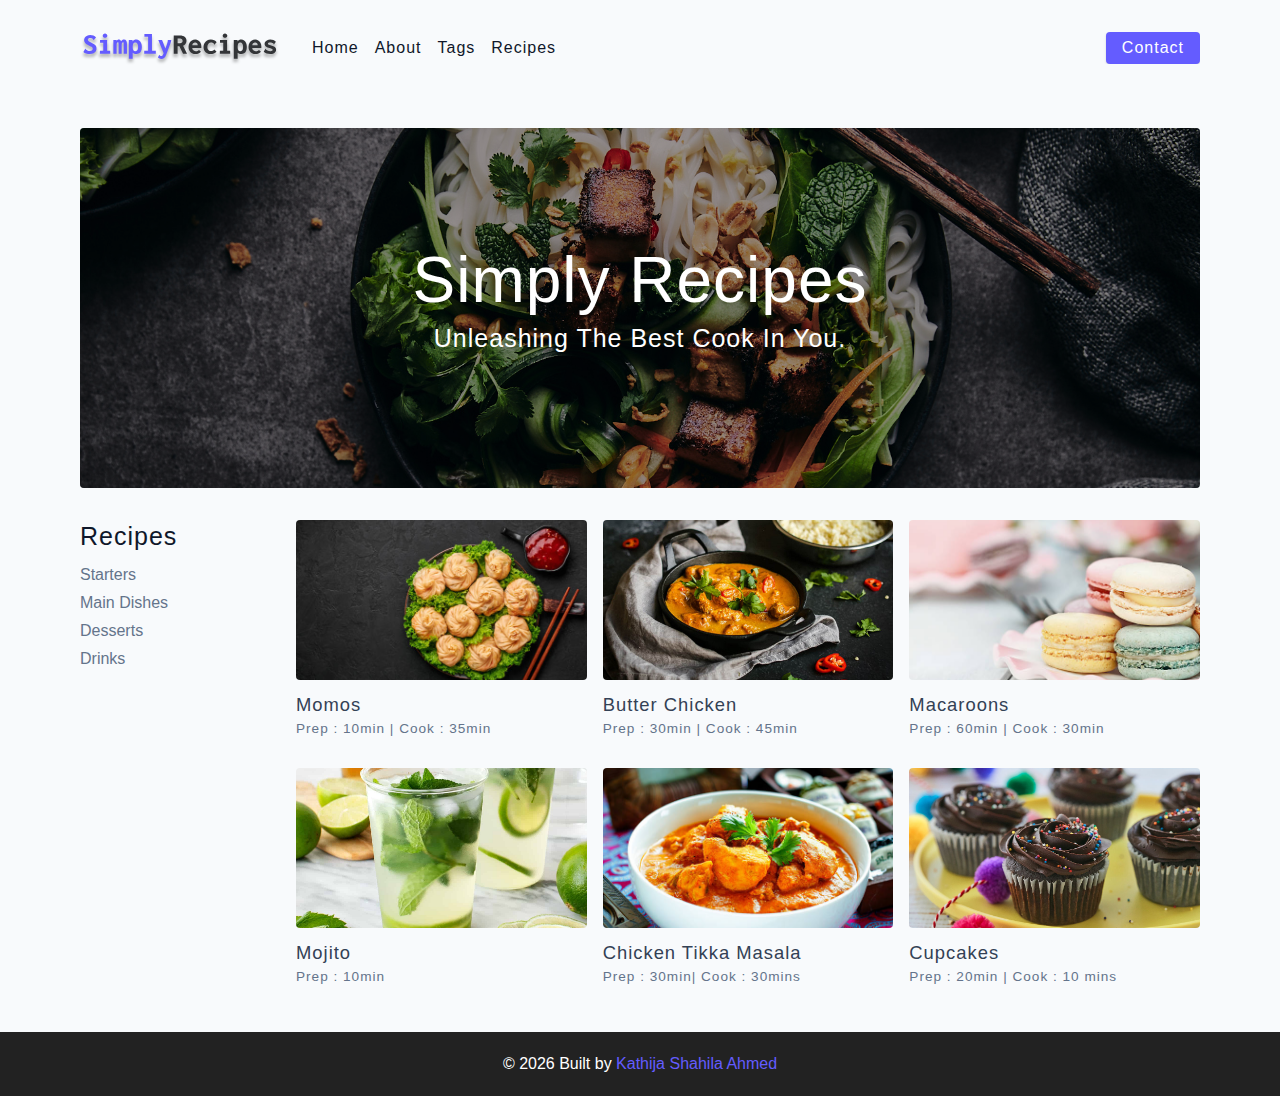
<file: Simple Recipes/Simple-Recipes/index.html>
<!DOCTYPE html>
<html lang="en">
  <head>
    <meta charset="UTF-8" />
    <meta http-equiv="X-UA-Compatible" content="IE=edge" />
    <meta name="viewport" content="width=device-width, initial-scale=1.0" />
    <title>Simply Recipes || Starter</title>
    <!-- favicon -->
    <link rel="shortcut icon" href="./assets/favicon.ico" type="image/x-icon" />
    <!-- normalize -->
    <link rel="stylesheet" href="./css/normalize.css" />
    <!-- font-awesome -->
    <link
      rel="stylesheet"
      href="https://cdnjs.cloudflare.com/ajax/libs/font-awesome/5.14.0/css/all.min.css"
    />
    <!-- main css -->
    <link rel="stylesheet" href="./css/main.css" />
  </head>
  <body>
   <!-- nav -->
   <nav class="navbar">
     <div class="nav-center">
       <!-- header -->
       <div class="nav-header">
         <a href="index.html" class="nav-logo">
           <img src="./assets/logo.svg" alt="simply receipes">
         </a>
         <button type ="button" class="btn nav-btn">
           <i class="fas fa-align-justify"></i>
         </button>
       </div>
       <!-- links -->
       <div class="nav-links show-links">
        <a href="index.html " class="nav-link">Home</a>
        <a href="about.html" class="nav-link">About</a>
        <a href="tags.html" class="nav-link">Tags</a>
        <a href="recipes.html" class="nav-link">Recipes</a>
         <div class="nav-link contact-link">
           <a href="contact.html" class="btn">Contact</a>
         </div> 
       </div>
     </div>
   </nav>
   <!-- end of nav -->
   <!-- main -->
   <main class="page">
     <!-- header -->
     <header class="hero">
      <div class="hero-container">
        <div class="hero-text">
          <h1>simply recipes</h1>
          <h4>Unleashing the best cook in you.</h4>
        </div>
      </div>
    </header>
    <!-- end of header -->
    <section class="recipes-container">
      <!-- tag container -->
      <div class="tags-container">
        <h4>recipes</h4>
        <div class="tags-list">
          <a href="tag-template.html">Starters</a>
          <a href="tag-template.html">Main Dishes</a>
          <a href="tag-template.html">Desserts</a>
          <a href="tag-template.html">Drinks</a>
        </div>
      </div>
      <!-- end of tag container -->
      <!-- recipes list -->
      <div class="recipes-list">
        <!-- single recipe -->
        <a href="single-recipe.html" class="recipe">
          <img
            src="./assets/recipes/recipe-1.jpeg"
            class="img recipe-img"
            alt=""
          />
          <h5>Momos</h5>
          <p>Prep : 10min | Cook : 35min</p>
        </a>
        <!-- end of single recipe -->
        <!-- single recipe -->
        <a href="single-recipe.html" class="recipe">
          <img
            src="./assets/recipes/recipe-2.jpeg"
            class="img recipe-img"
            alt=""
          />
          <h5>Butter Chicken</h5>
          <p>Prep : 30min | Cook : 45min</p>
        </a>
        <!-- end of single recipe -->
        <!-- single recipe -->
        <a href="single-recipe.html" class="recipe">
          <img
            src="./assets/recipes/recipe-3.jpeg"
            class="img recipe-img"
            alt=""
          />
          <h5>Macaroons</h5>
          <p>Prep : 60min | Cook : 30min</p>
        </a>
        <!-- end of single recipe -->
        <!-- single recipe -->
        <a href="single-recipe.html" class="recipe">
          <img
            src="./assets/recipes/recipe-4.jpeg"
            class="img recipe-img"
            alt=""
          />
          <h5>Mojito</h5>
          <p>Prep : 10min</p>
        </a>
        <!-- end of single recipe -->
        <!-- single recipe -->
        <a href="single-recipe.html" class="recipe">
          <img
            src="./assets/recipes/recipe-5.jpeg"
            class="img recipe-img"
            alt=""
          />
          <h5>Chicken Tikka Masala</h5>
          <p>Prep : 30min| Cook : 30mins</p>
        </a>
        <!-- end of single recipe -->
        <!-- single recipe -->
        <a href="single-recipe.html" class="recipe">
          <img
            src="./assets/recipes/recipe-6.jpeg"
            class="img recipe-img"
            alt=""
          />
          <h5>Cupcakes</h5>
          <p>Prep : 20min | Cook : 10 mins</p>
        </a>
        <!-- end of single recipe -->
      </div>
      <!-- end of recipes list -->
    </section>
  </main>
  <!-- end of main-->
  <!-- footer -->
  <footer class="page-footer">
    <p>
      &copy; <span id="date"></span>
      <span class="footer-logo"></span> Built by
      <a>Kathija Shahila Ahmed</a>
    </p>
  </footer>
   <script src="./js/app.js"></script>
  </body>
</html>
</file>
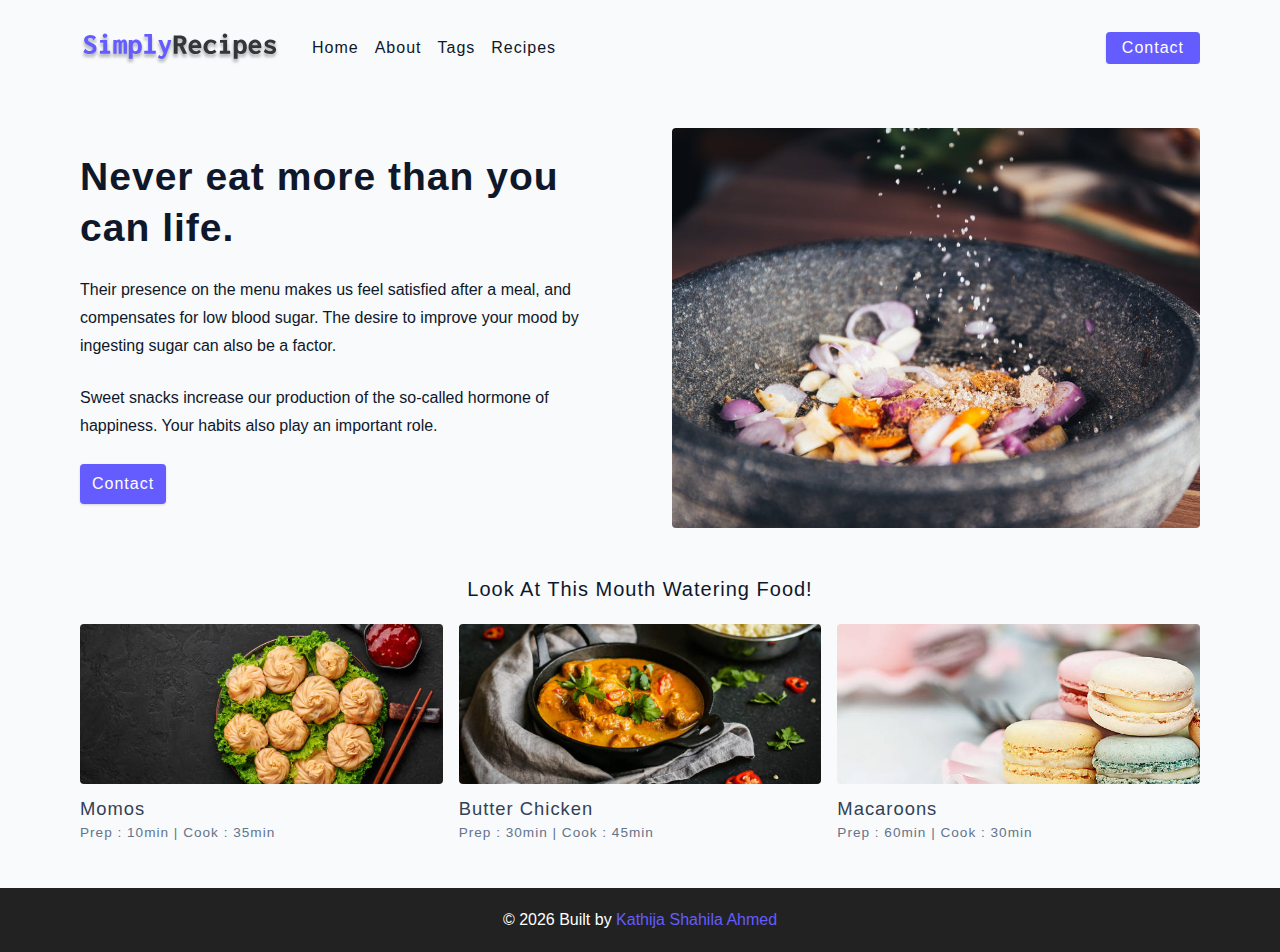
<file: Simple Recipes/Simple-Recipes/about.html>
<!DOCTYPE html>
<html lang="en">
  <head>
    <meta charset="UTF-8" />
    <meta http-equiv="X-UA-Compatible" content="IE=edge" />
    <meta name="viewport" content="width=device-width, initial-scale=1.0" />
    <title>About </title>
    <!-- favicon -->
    <link rel="shortcut icon" href="./assets/favicon.ico" type="image/x-icon" />
    <!-- normalize -->
    <link rel="stylesheet" href="./css/normalize.css" />
    <!-- font-awesome -->
    <link
      rel="stylesheet"
      href="https://cdnjs.cloudflare.com/ajax/libs/font-awesome/5.14.0/css/all.min.css"
    />
    <!-- main css -->
    <link rel="stylesheet" href="./css/main.css" />
  </head>
  <body>
    <!-- nav  -->
    <nav class="navbar">
      <div class="nav-center">
        <div class="nav-header">
          <a href="index.html" class="nav-logo">
            <img src="./assets/logo.svg" alt="simply recipes" />
          </a>
          <button class="nav-btn btn">
            <i class="fas fa-align-justify"></i>
          </button>
        </div>
        <div class="nav-links">
          <a href="index.html" class="nav-link"> home </a>
          <a href="about.html" class="nav-link"> about </a>
          <a href="tags.html" class="nav-link"> tags </a>
          <a href="recipes.html" class="nav-link"> recipes </a>

          <div class="nav-link contact-link">
            <a href="contact.html" class="btn"> contact </a>
          </div>
        </div>
      </div>
    </nav>
    <!-- end of nav -->
    <main class="page">
      <section class="about-page">
        <article>
          <h2>Never eat more than you can life.</h2>
          <p>
            Their presence on the menu makes us feel satisfied after a meal, and compensates for low blood sugar. The desire to improve your mood by ingesting sugar can also be a factor.</p>
          <p>
             Sweet snacks increase our production of the so-called hormone of happiness. Your habits also play an important role.
          </p>
          <a href="contact.html" class="btn"> contact </a>
        </article>
        <!-- needs fixes -->
        <img
          src="./assets/about.jpeg"
          alt="Person Pouring Salt in Bowl"
          class="img about-img"
        />
      </section>
      <section class="featured-recipes">
        <h5 class="featured-title">Look At This Mouth Watering Food!</h5>
        <div class="recipes-list">
          <!-- single recipe -->
          <a href="single-recipe.html" class="recipe">
            <img
              src="./assets/recipes/recipe-1.jpeg"
              class="img recipe-img"
              alt=""
            />
            <h5>Momos</h5>
            <p>Prep : 10min | Cook : 35min</p>
          </a>
          <!-- end of single recipe -->
          <!-- single recipe -->
          <a href="single-recipe.html" class="recipe">
            <img
              src="./assets/recipes/recipe-2.jpeg"
              class="img recipe-img"
              alt=""
            />
            <h5>Butter Chicken
            </h5>
            <p>Prep : 30min | Cook : 45min</p>
          </a>
          <!-- end of single recipe -->
          <!-- single recipe -->
          <a href="single-recipe.html" class="recipe">
            <img
              src="./assets/recipes/recipe-3.jpeg"
              class="img recipe-img"
              alt=""
            />
            <h5>Macaroons</h5>
            <p>Prep : 60min | Cook : 30min</p>
          </a>
          <!-- end of single recipe -->
        </div>
      </section>
    </main>
    <!-- footer -->
    <footer class="page-footer">
      <p>
        &copy; <span id="date"></span>
        <span class="footer-logo"></span> Built by
        <a >Kathija Shahila Ahmed</a>
      </p>
    </footer>
    <script src="./js/app.js"></script>
  </body>
</html>
</file>
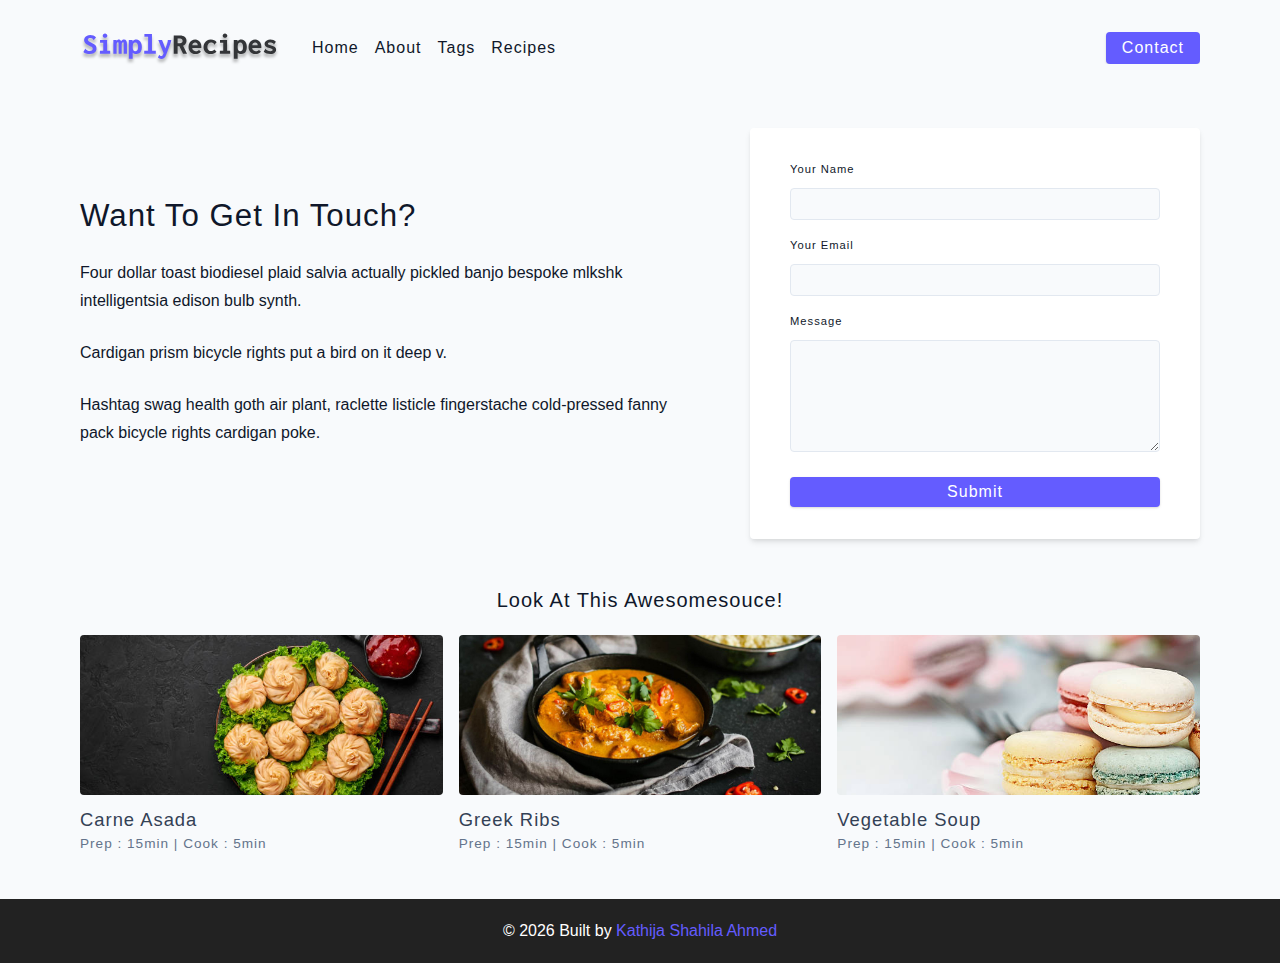
<file: Simple Recipes/Simple-Recipes/contact.html>
<!DOCTYPE html>
<html lang="en">
  <head>
    <meta charset="UTF-8" />
    <meta http-equiv="X-UA-Compatible" content="IE=edge" />
    <meta name="viewport" content="width=device-width, initial-scale=1.0" />
    <title>Contact || Final</title>
    <!-- favicon -->
    <link rel="shortcut icon" href="./assets/favicon.ico" type="image/x-icon" />
    <!-- normalize -->
    <link rel="stylesheet" href="./css/normalize.css" />
    <!-- font-awesome -->
    <link
      rel="stylesheet"
      href="https://cdnjs.cloudflare.com/ajax/libs/font-awesome/5.14.0/css/all.min.css"
    />
    <!-- main css -->
    <link rel="stylesheet" href="./css/main.css" />
  </head>
  <body>
    <!-- nav  -->
    <nav class="navbar">
      <div class="nav-center">
        <div class="nav-header">
          <a href="index.html" class="nav-logo">
            <img src="./assets/logo.svg" alt="simply recipes" />
          </a>
          <button class="nav-btn btn">
            <i class="fas fa-align-justify"></i>
          </button>
        </div>
        <div class="nav-links">
          <a href="index.html" class="nav-link"> home </a>
          <a href="about.html" class="nav-link"> about </a>
          <a href="tags.html" class="nav-link"> tags </a>
          <a href="recipes.html" class="nav-link"> recipes </a>

          <div class="nav-link contact-link">
            <a href="contact.html" class="btn"> contact </a>
          </div>
        </div>
      </div>
    </nav>
    <!-- end of nav -->
    <main class="page">
     <section class="contact-container">
          <article class="contact-info">
            <h3>Want To Get In Touch?</h3>
            <p>
              Four dollar toast biodiesel plaid salvia actually pickled banjo
              bespoke mlkshk intelligentsia edison bulb synth.
            </p>
            <p>Cardigan prism bicycle rights put a bird on it deep v.</p>
            <p>
              Hashtag swag health goth air plant, raclette listicle fingerstache
              cold-pressed fanny pack bicycle rights cardigan poke.
            </p>
          </article>
          <article>
            <form class="form contact-form">
              <div class="form-row">
                <label html="name" class="form-label">your name</label>
                <input type="text" name="name" id="name" class="form-input" />
              </div>
              <div class="form-row">
                <label html="email" class="form-label">your email</label>
                <input type="text" name="email" id="email" class="form-input" />
              </div>
              <div class="form-row">
                <label html="message" class="form-label">message</label>
                <textarea name="message" id="message" class="form-textarea"></textarea>
              </div>
              <button type="submit" class="btn btn-block">
                submit
              </button>
            </form>
          </article>
        </section>
     <!-- featured recipes -->
       <section class="featured-recipes">
        <h5 class="featured-title">Look At This Awesomesouce!</h5>
        <div class="recipes-list">
          <!-- single recipe -->
          <a href="single-recipe.html" class="recipe">
            <img
              src="./assets/recipes/recipe-1.jpeg"
              class="img recipe-img"
              alt=""
            />
            <h5>Carne Asada</h5>
            <p>Prep : 15min | Cook : 5min</p>
          </a>
          <!-- end of single recipe -->
          <!-- single recipe -->
          <a href="single-recipe.html" class="recipe">
            <img
              src="./assets/recipes/recipe-2.jpeg"
              class="img recipe-img"
              alt=""
            />
            <h5>Greek Ribs</h5>
            <p>Prep : 15min | Cook : 5min</p>
          </a>
          <!-- end of single recipe -->
          <!-- single recipe -->
          <a href="single-recipe.html" class="recipe">
            <img
              src="./assets/recipes/recipe-3.jpeg"
              class="img recipe-img"
              alt=""
            />
            <h5>Vegetable Soup</h5>
            <p>Prep : 15min | Cook : 5min</p>
          </a>
          <!-- end of single recipe -->
        </div>
      </section>
    </main>
    <!-- footer -->
    <footer class="page-footer">
      <p>
        &copy; <span id="date"></span>
        <span class="footer-logo"></span> Built by
        <a>Kathija Shahila Ahmed</a>
      </p>
    </footer>
    <script src="./js/app.js"></script>
  </body>
</html>
</file>
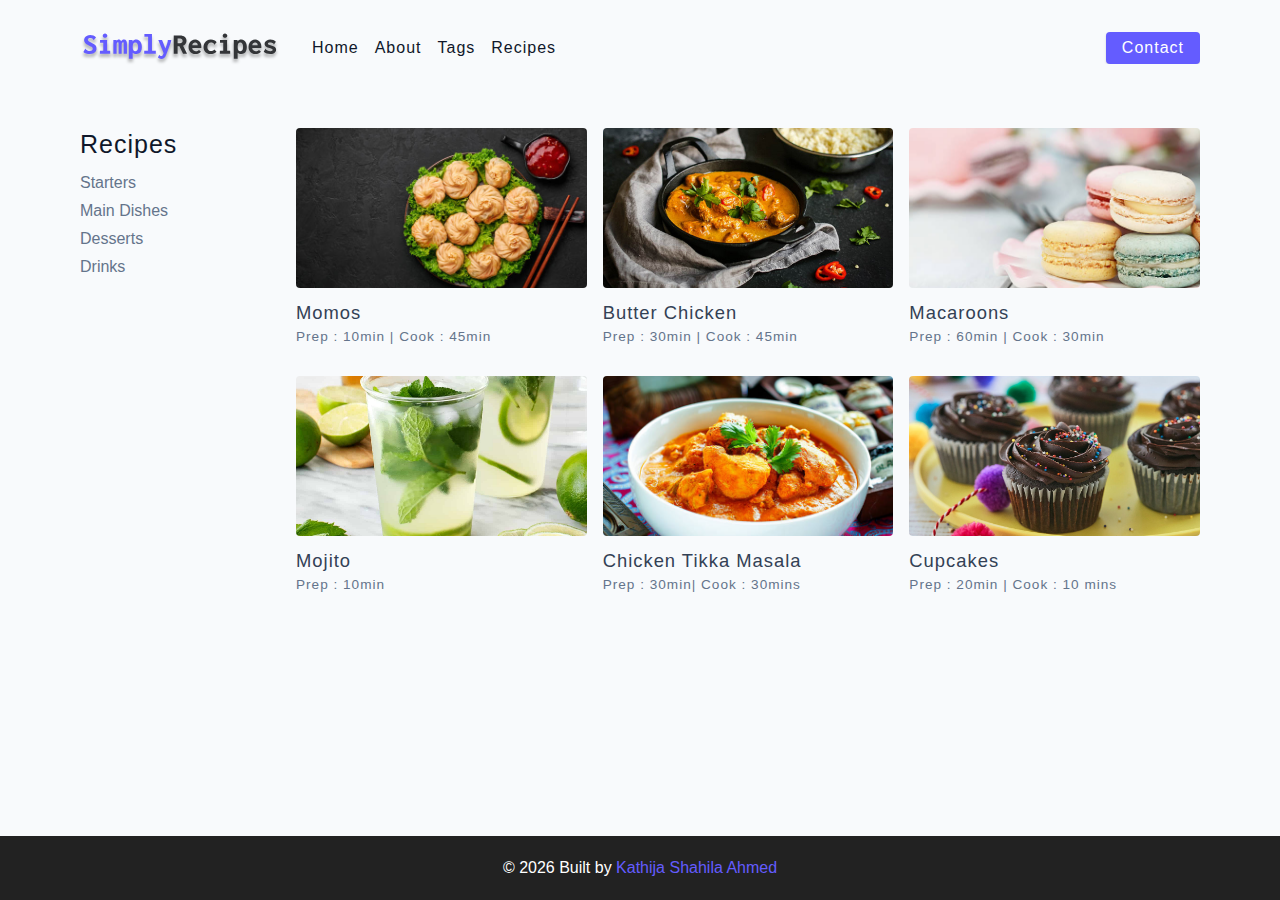
<file: Simple Recipes/Simple-Recipes/recipes.html>
<!DOCTYPE html>
<html lang="en">
  <head>
    <meta charset="UTF-8" />
    <meta http-equiv="X-UA-Compatible" content="IE=edge" />
    <meta name="viewport" content="width=device-width, initial-scale=1.0" />
    <title>Recipes || Final</title>
    <!-- favicon -->
    <link rel="shortcut icon" href="./assets/favicon.ico" type="image/x-icon" />
    <!-- normalize -->
    <link rel="stylesheet" href="./css/normalize.css" />
    <!-- font-awesome -->
    <link
      rel="stylesheet"
      href="https://cdnjs.cloudflare.com/ajax/libs/font-awesome/5.14.0/css/all.min.css"
    />
    <!-- main css -->
    <link rel="stylesheet" href="./css/main.css" />
  </head>
  <body>
    <!-- nav  -->
    <nav class="navbar">
      <div class="nav-center">
        <div class="nav-header">
          <a href="index.html" class="nav-logo">
            <img src="./assets/logo.svg" alt="simply recipes" />
          </a>
          <button class="nav-btn btn">
            <i class="fas fa-align-justify"></i>
          </button>
        </div>
        <div class="nav-links">
          <a href="index.html" class="nav-link"> home </a>
          <a href="about.html" class="nav-link"> about </a>
          <a href="tags.html" class="nav-link"> tags </a>
          <a href="recipes.html" class="nav-link"> recipes </a>

          <div class="nav-link contact-link">
            <a href="contact.html" class="btn"> contact </a>
          </div>
        </div>
      </div>
    </nav>
    <!-- end of nav -->
    <!-- main -->
    <main class="page">
      <section class="recipes-container">
        <!-- tag container -->
        <div class="tags-container">
          <h4>recipes</h4>
          <div class="tags-list">
            <a href="tag-template.html">Starters</a>
            <a href="tag-template.html">Main Dishes</a>
            <a href="tag-template.html">Desserts </a>
            <a href="tag-template.html">Drinks</a>
          </div>
        </div>
        <!-- end of tag container -->
        <!-- recipes list -->
        <div class="recipes-list">
          <!-- single recipe -->
          <a href="single-recipe.html" class="recipe">
            <img
              src="./assets/recipes/recipe-1.jpeg"
              class="img recipe-img"
              alt=""
            />
            <h5>Momos</h5>
            <p>Prep : 10min | Cook : 45min</p>
          </a>
          <!-- end of single recipe -->
          <!-- single recipe -->
          <a href="single-recipe.html" class="recipe">
            <img
              src="./assets/recipes/recipe-2.jpeg"
              class="img recipe-img"
              alt=""
            />
            <h5>Butter Chicken</h5>
            <p>Prep : 30min | Cook : 45min</p>
          </a>
          <!-- end of single recipe -->
          <!-- single recipe -->
          <a href="single-recipe.html" class="recipe">
            <img
              src="./assets/recipes/recipe-3.jpeg"
              class="img recipe-img"
              alt=""
            />
            <h5>Macaroons</h5>
            <p>Prep : 60min | Cook : 30min</p>
          </a>
          <!-- end of single recipe -->
          <!-- single recipe -->
          <a href="single-recipe.html" class="recipe">
            <img
              src="./assets/recipes/recipe-4.jpeg"
              class="img recipe-img"
              alt=""
            />
            <h5>Mojito</h5>
            <p>Prep : 10min </p>
          </a>
          <!-- end of single recipe -->
          <!-- single recipe -->
        <a href="single-recipe.html" class="recipe">
          <img
            src="./assets/recipes/recipe-5.jpeg"
            class="img recipe-img"
            alt=""
          />
          <h5>Chicken Tikka Masala</h5>
          <p>Prep : 30min| Cook : 30mins</p>
        </a>
        <!-- end of single recipe -->
        <!-- single recipe -->
        <a href="single-recipe.html" class="recipe">
          <img
            src="./assets/recipes/recipe-6.jpeg"
            class="img recipe-img"
            alt=""
          />
          <h5>Cupcakes</h5>
          <p>Prep : 20min | Cook : 10 mins</p>
        </a>
        <!-- end of single recipe -->
        </div>
      </section>
    </main>
    <!-- end of main -->
    <!-- footer -->
    <footer class="page-footer">
      <p>
        &copy; <span id="date"></span>
        <span class="footer-logo"></span> Built by
        <a> Kathija Shahila Ahmed</a>
      </p>
    </footer>
    <script src="./js/app.js"></script>
  </body>
</html>
</file>
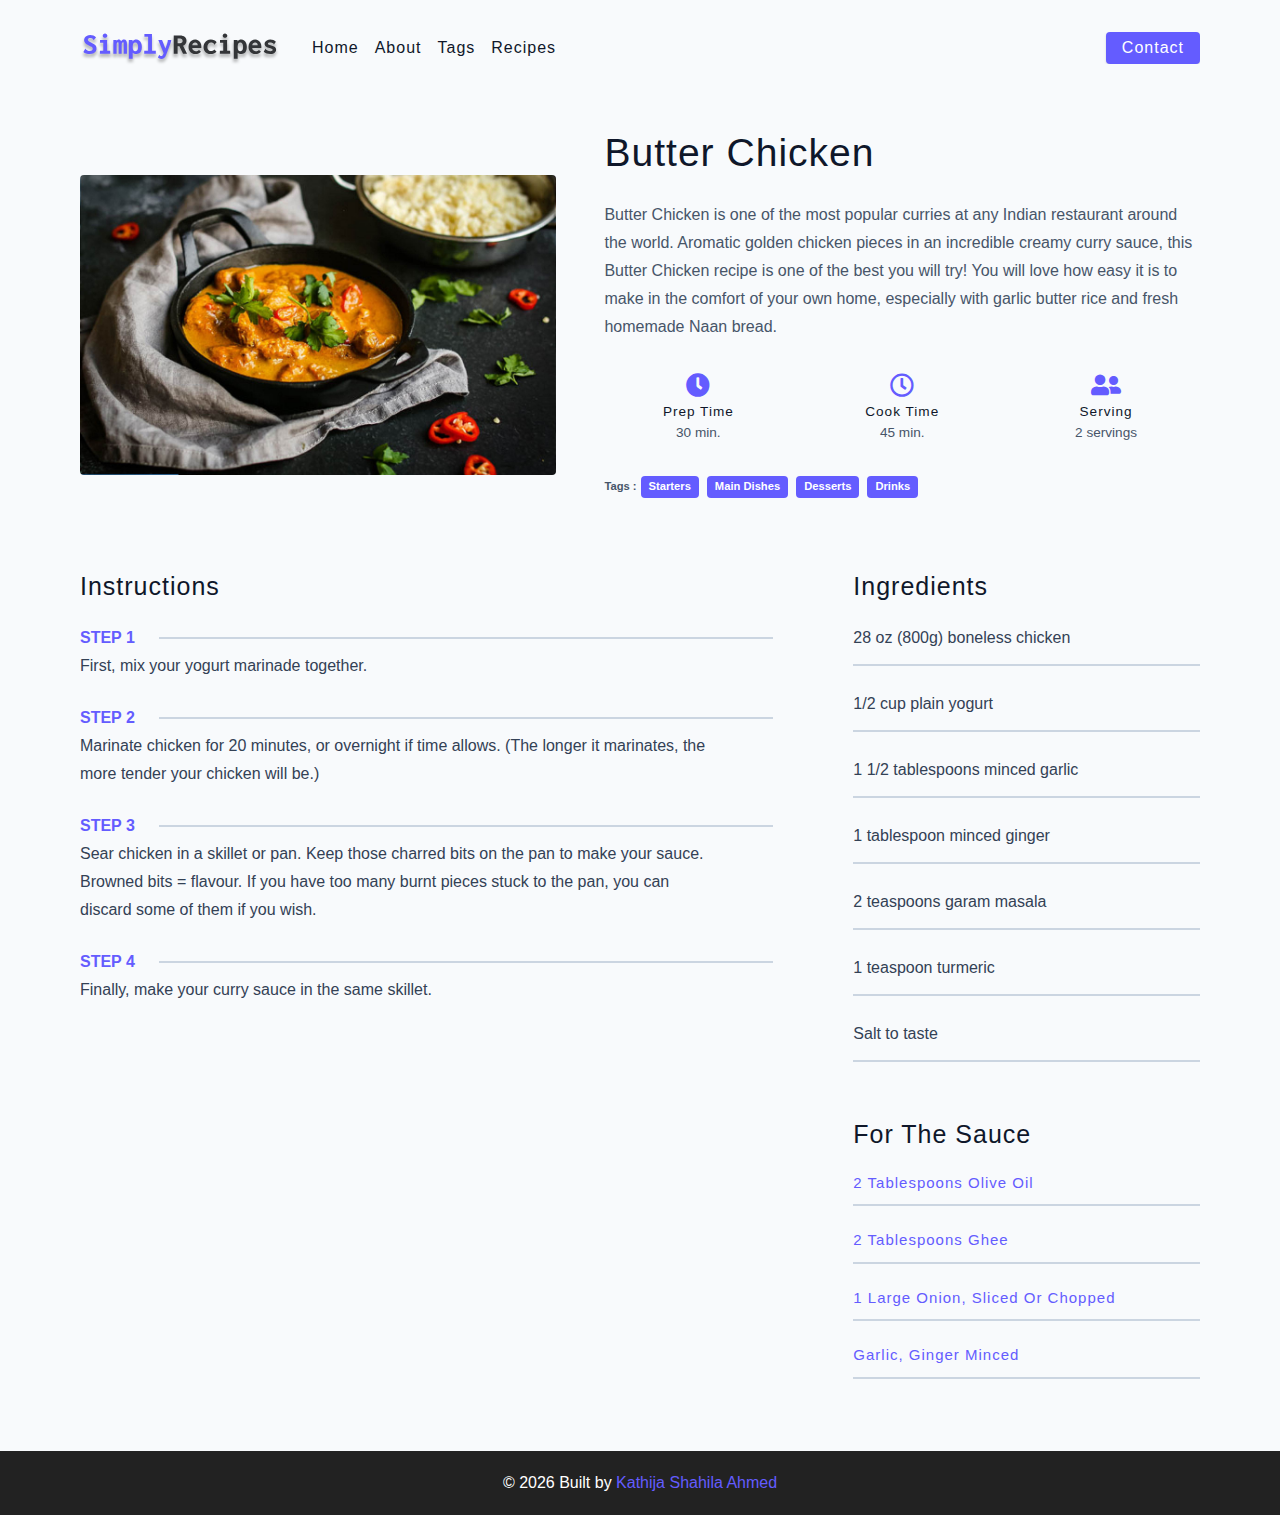
<file: Simple Recipes/Simple-Recipes/single-recipe.html>
<!DOCTYPE html>
<html lang="en">
  <head>
    <meta charset="UTF-8" />
    <meta http-equiv="X-UA-Compatible" content="IE=edge" />
    <meta name="viewport" content="width=device-width, initial-scale=1.0" />
    <title>Single Recipe || Final</title>
    <!-- favicon -->
    <link rel="shortcut icon" href="./assets/favicon.ico" type="image/x-icon" />
    <!-- normalize -->
    <link rel="stylesheet" href="./css/normalize.css" />
    <!-- font-awesome -->
    <link
      rel="stylesheet"
      href="https://cdnjs.cloudflare.com/ajax/libs/font-awesome/5.14.0/css/all.min.css"
    />
    <!-- main css -->
    <link rel="stylesheet" href="./css/main.css" />
  </head>
  <body>
    <!-- nav  -->
    <nav class="navbar">
      <div class="nav-center">
        <div class="nav-header">
          <a href="index.html" class="nav-logo">
            <img src="./assets/logo.svg" alt="simply recipes" />
          </a>
          <button class="nav-btn btn">
            <i class="fas fa-align-justify"></i>
          </button>
        </div>
        <div class="nav-links">
          <a href="index.html" class="nav-link"> home </a>
          <a href="about.html" class="nav-link"> about </a>
          <a href="tags.html" class="nav-link"> tags </a>
          <a href="recipes.html" class="nav-link"> recipes </a>

          <div class="nav-link contact-link">
            <a href="contact.html" class="btn"> contact </a>
          </div>
        </div>
      </div>
    </nav>
    <!-- end of nav -->
    <main class="page">
      <div class="recipe-page">
        <section class="recipe-hero">
          <img
            src="./assets/recipes/recipe-2.jpeg"
            class="img recipe-hero-img"
          />
          <article class="recipe-info">
            <h2>Butter Chicken</h2>
            <p>
              Butter Chicken is one of the most popular curries at any Indian restaurant around the world. Aromatic golden chicken pieces in an incredible creamy curry sauce, this Butter Chicken recipe is one of the best you will try! You will love how easy it is to make in the comfort of your own home, especially with garlic butter rice and fresh homemade Naan bread.
            </p>
            <div class="recipe-icons">
              <article>
                <i class="fas fa-clock"></i>
                <h5>prep time</h5>
                <p>30 min.</p>
              </article>
              <article>
                <i class="far fa-clock"></i>
                <h5>cook time</h5>
                <p>45 min.</p>
              </article>
              <article>
                <i class="fas fa-user-friends"></i>
                <h5>serving</h5>
                <p>2 servings</p>
              </article>
            </div>
            <p class="recipe-tags">
              Tags : <a href="tag-template.html">Starters</a>
              <a href="tag-template.html">Main Dishes</a>
              <a href="tag-template.html">Desserts</a>
              <a href="tag-template.html">Drinks</a>
            </p>
          </article>
        </section>
        <!-- content -->
        <section class="recipe-content">
          <article>
            <h4>instructions</h4>
            <!-- single instruction -->
            <div class="single-instruction">
              <header>
                <p>step 1</p>
                <div></div>
              </header>
              <p>
                First, mix your yogurt marinade together.
              </p>
            </div>
            <!-- end of single instruction -->
            <!-- single instruction -->
            <div class="single-instruction">
              <header>
                <p>step 2</p>
                <div></div>
              </header>
              <p>
                Marinate chicken for 20 minutes, or overnight if time allows. (The longer it marinates, the more tender your chicken will be.)
              </p>
            </div>
            <!-- end of single instruction -->
            <!-- single instruction -->
            <div class="single-instruction">
              <header>
                <p>step 3</p>
                <div></div>
              </header>
              <p>
                Sear chicken in a skillet or pan. Keep those charred bits on the pan to make your sauce. Browned bits = flavour. If you have too many burnt pieces stuck to the pan, you can discard some of them if you wish.
              </p>
            </div>
            <div class="single-instruction">
              <header>
                <p>step 4</p>
                <div></div>
              </header>
              <p>
                Finally, make your curry sauce in the same skillet.
              </p>
            </div>
            <!-- end of single instruction -->
          </article>
          <article class="second-column">
            <div>
              <h4>ingredients</h4>
              <p class="single-ingredient">28 oz (800g) boneless chicken</p>
              <p class="single-ingredient">1/2 cup plain yogurt</p>
              <p class="single-ingredient">1 1/2 tablespoons minced garlic</p>
              <p class="single-ingredient">1 tablespoon minced ginger</p>
              <p class="single-ingredient">2 teaspoons garam masala</p>
              <p class="single-ingredient">1 teaspoon turmeric</p>
              <p class="single-ingredient">Salt to taste</p>

            </div>
            <div>
              <h4>For the Sauce<h4>
              <p class="single-tool">2 tablespoons olive oil</p>
              <p class="single-tool">2 tablespoons ghee </p>
              <p class="single-tool">1 large onion, sliced or chopped</p>
              <p class="single-tool">Garlic, Ginger minced</p>
            </div>
          </article>
        </section>
      </div>
    </main>
    <!-- footer -->
    <footer class="page-footer">
      <p>
        &copy; <span id="date"></span>
        <span class="footer-logo"></span> Built by
        <a >Kathija Shahila Ahmed</a>
      </p>
    </footer>
    <script src="./js/app.js"></script>
  </body>
</html>
</file>
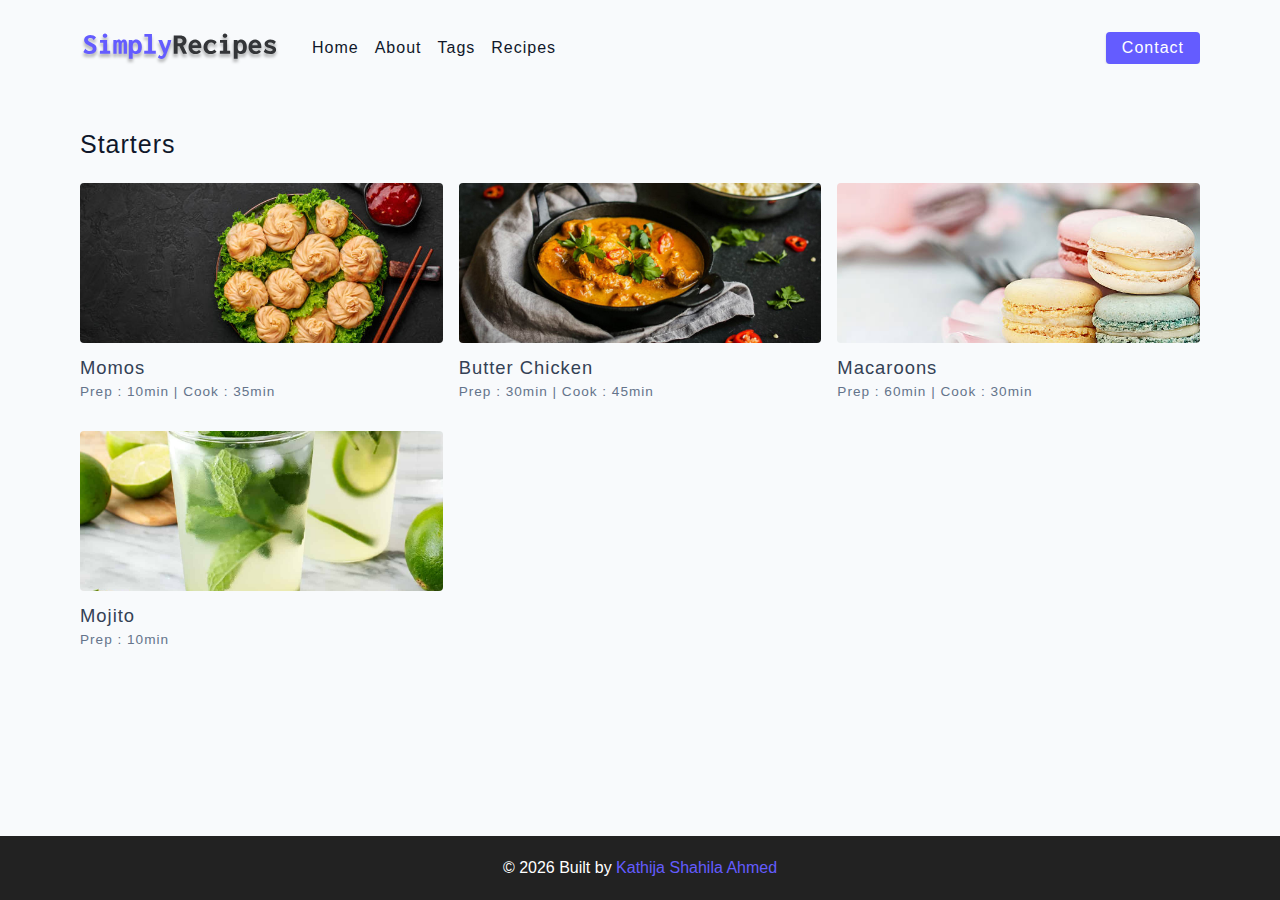
<file: Simple Recipes/Simple-Recipes/tag-template.html>
<!DOCTYPE html>
<html lang="en">
  <head>
    <meta charset="UTF-8" />
    <meta http-equiv="X-UA-Compatible" content="IE=edge" />
    <meta name="viewport" content="width=device-width, initial-scale=1.0" />
    <title>Recipe Template</title>
    <!-- favicon -->
    <link rel="shortcut icon" href="./assets/favicon.ico" type="image/x-icon" />
    <!-- normalize -->
    <link rel="stylesheet" href="./css/normalize.css" />
    <!-- font-awesome -->
    <link
      rel="stylesheet"
      href="https://cdnjs.cloudflare.com/ajax/libs/font-awesome/5.14.0/css/all.min.css"
    />
    <!-- main css -->
    <link rel="stylesheet" href="./css/main.css" />
  </head>
  <body>
    <!-- nav  -->
    <nav class="navbar">
      <div class="nav-center">
        <div class="nav-header">
          <a href="index.html" class="nav-logo">
            <img src="./assets/logo.svg" alt="simply recipes" />
          </a>
          <button class="nav-btn btn">
            <i class="fas fa-align-justify"></i>
          </button>
        </div>
        <div class="nav-links">
          <a href="index.html" class="nav-link"> home </a>
          <a href="about.html" class="nav-link"> about </a>
          <a href="tags.html" class="nav-link"> tags </a>
          <a href="recipes.html" class="nav-link"> recipes </a>

          <div class="nav-link contact-link">
            <a href="contact.html" class="btn"> contact </a>
          </div>
        </div>
      </div>
    </nav>
    <!-- end of nav -->
    <main class="page">
      <div class="featured-recipes">
        <h4>Starters</h4>
          <!-- recipes list -->
        <div class="recipes-list">
          <!-- single recipe -->
          <a href="single-recipe.html" class="recipe">
            <img
              src="./assets/recipes/recipe-1.jpeg"
              class="img recipe-img"
              alt=""
            />
            <h5>Momos</h5>
            <p>Prep : 10min | Cook : 35min</p>
          </a>
          <!-- end of single recipe -->
          <!-- single recipe -->
          <a href="single-recipe.html" class="recipe">
            <img
              src="./assets/recipes/recipe-2.jpeg"
              class="img recipe-img"
              alt=""
            />
            <h5>Butter Chicken</h5>
            <p>Prep : 30min | Cook : 45min</p>
          </a>
          <!-- end of single recipe -->
          <!-- single recipe -->
          <a href="single-recipe.html" class="recipe">
            <img
              src="./assets/recipes/recipe-3.jpeg"
              class="img recipe-img"
              alt=""
            />
            <h5>Macaroons</h5>
            <p>Prep : 60min | Cook : 30min</p>
          </a>
          <!-- end of single recipe -->
          <!-- single recipe -->
          <a href="single-recipe.html" class="recipe">
            <img
              src="./assets/recipes/recipe-4.jpeg"
              class="img recipe-img"
              alt=""
            />
            <h5>Mojito</h5>
            <p>Prep : 10min</p>
          </a>
          <!-- end of single recipe -->
        </div>
        <!-- end of recipe list -->
      </div>
          
    </main>
    <!-- footer -->
    <footer class="page-footer">
      <p>
        &copy; <span id="date"></span>
        <span class="footer-logo"></span> Built by
        <a>Kathija Shahila Ahmed</a>
      </p>
    </footer>
    <script src="./js/app.js"></script>
  </body>
</html>
</file>
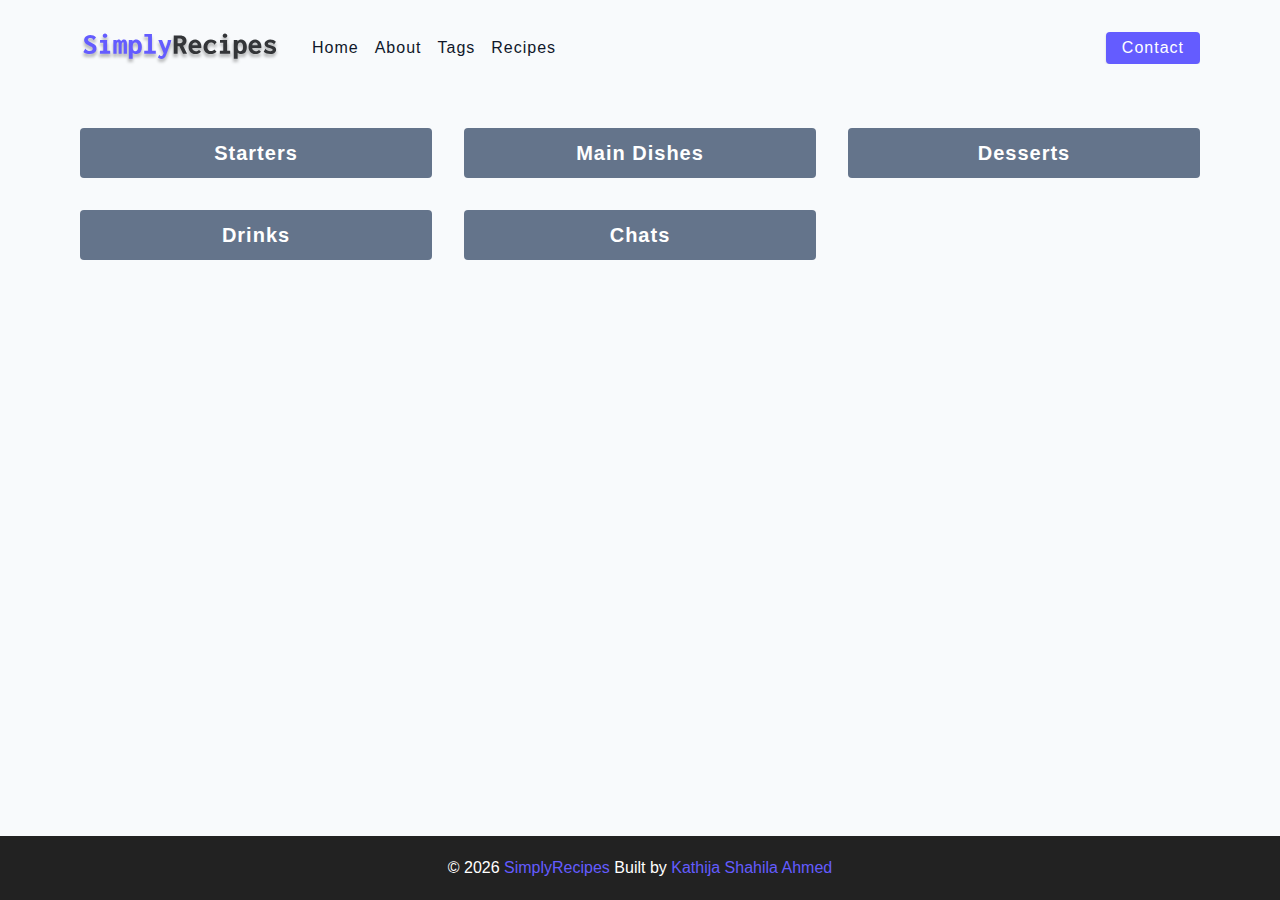
<file: Simple Recipes/Simple-Recipes/tags.html>
<!DOCTYPE html>
<html lang="en">
  <head>
    <meta charset="UTF-8" />
    <meta http-equiv="X-UA-Compatible" content="IE=edge" />
    <meta name="viewport" content="width=device-width, initial-scale=1.0" />
    <title>Tags || Final</title>
    <!-- favicon -->
    <link rel="shortcut icon" href="./assets/favicon.ico" type="image/x-icon" />
    <!-- normalize -->
    <link rel="stylesheet" href="./css/normalize.css" />
    <!-- font-awesome -->
    <link
      rel="stylesheet"
      href="https://cdnjs.cloudflare.com/ajax/libs/font-awesome/5.14.0/css/all.min.css"
    />
    <!-- main css -->
    <link rel="stylesheet" href="./css/main.css" />
  </head>
  <body>
    <!-- nav  -->
    <nav class="navbar">
      <div class="nav-center">
        <div class="nav-header">
          <a href="index.html" class="nav-logo">
            <img src="./assets/logo.svg" alt="simply recipes" />
          </a>
          <button class="nav-btn btn">
            <i class="fas fa-align-justify"></i>
          </button>
        </div>
        <div class="nav-links">
          <a href="index.html" class="nav-link"> home </a>
          <a href="about.html" class="nav-link"> about </a>
          <a href="tags.html" class="nav-link"> tags </a>
          <a href="recipes.html" class="nav-link"> recipes </a>

          <div class="nav-link contact-link">
            <a href="contact.html" class="btn"> contact </a>
          </div>
        </div>
      </div>
    </nav>
    <!-- end of nav -->
    <main class="page">
         <section class="tags-wrapper">
          <!-- single tag -->
              <a href="tag-template.html" class="tag">
                <h5>Starters</h5>
                
              </a>
            <!-- end of single tag -->
          <!-- single tag -->
              <a href="tag-template.html" class="tag">
                <h5>Main Dishes</h5>
                
              </a>
            <!-- end of single tag -->
          <!-- single tag -->
              <a href="tag-template.html" class="tag">
                <h5>Desserts</h5>
                
              </a>
            <!-- end of single tag -->
          <!-- single tag -->
              <a href="tag-template.html" class="tag">
                <h5>Drinks</h5>
                
              </a>
            <!-- end of single tag -->
          <!-- single tag -->
              <a href="tag-template.html" class="tag">
                <h5>Chats</h5>
                
              </a>
            <!-- end of single tag -->
        </section>
    </main>
    <!-- footer -->
    <footer class="page-footer">
      <p>
        &copy; <span id="date"></span>
        <span class="footer-logo">SimplyRecipes</span> Built by
        <a>Kathija Shahila Ahmed</a>
      </p>
    </footer>
    <script src="./js/app.js"></script>
  </body>
</html>
</file>
<file: Simple Recipes/Simple-Recipes/css/main.css>
*,
::after,
::before {
  box-sizing: border-box;
}
/* fonts */

@import url('https://fonts.googleapis.com/css2?family=Roboto:wght@400;500;600&family=Montserrat&display=swap');
html {
  font-size: 100%;
} /*16px*/

:root {
  /* colors */
  --primary-100: #e2e0ff;
  --primary-200: #c1beff;
  --primary-300: #a29dff;
  --primary-400: #837dff;
  --primary-500: #645cff;
  --primary-600: #504acc;
  --primary-700: #3c3799;
  --primary-800: #282566;
  --primary-900: #141233;

  /* grey */
  --grey-50: #f8fafc;
  --grey-100: #f1f5f9;
  --grey-200: #e2e8f0;
  --grey-300: #cbd5e1;
  --grey-400: #94a3b8;
  --grey-500: #64748b;
  --grey-600: #475569;
  --grey-700: #334155;
  --grey-800: #1e293b;
  --grey-900: #0f172a;
  /* rest of the colors */
  --black: #222;
  --white: #fff;
  --red-light: #f8d7da;
  --red-dark: #842029;
  --green-light: #d1e7dd;
  --green-dark: #0f5132;

  /* fonts  */
  --headingFont: 'Roboto', sans-serif;
  --bodyFont: 'Nunito', sans-serif;
  --smallText: 0.7em;
  /* rest of the vars */
  --backgroundColor: var(--grey-50);
  --textColor: var(--grey-900);
  --borderRadius: 0.25rem;
  --letterSpacing: 1px;
  --transition: 0.3s ease-in-out all;
  --max-width: 1120px;
  --fixed-width: 600px;

  /* box shadow*/
  --shadow-1: 0 1px 3px 0 rgba(0, 0, 0, 0.1), 0 1px 2px 0 rgba(0, 0, 0, 0.06);
  --shadow-2: 0 4px 6px -1px rgba(0, 0, 0, 0.1),
    0 2px 4px -1px rgba(0, 0, 0, 0.06);
  --shadow-3: 0 10px 15px -3px rgba(0, 0, 0, 0.1),
    0 4px 6px -2px rgba(0, 0, 0, 0.05);
  --shadow-4: 0 20px 25px -5px rgba(0, 0, 0, 0.1),
    0 10px 10px -5px rgba(0, 0, 0, 0.04);
}

body {
  background: var(--backgroundColor);
  font-family: var(--bodyFont);
  font-weight: 400;
  line-height: 1.75;
  color: var(--textColor);
}

p {
  margin-top: 0;
  margin-bottom: 1.5rem;
  max-width: 40em;
}

h1,
h2,
h3,
h4,
h5 {
  margin: 0;
  margin-bottom: 1.38rem;
  font-family: var(--headingFont);
  font-weight: 400;
  line-height: 1.3;
  text-transform: capitalize;
  letter-spacing: var(--letterSpacing);
}

h1 {
  margin-top: 0;
  font-size: 3.052rem;
}

h2 {
  font-size: 2.441rem;
}

h3 {
  font-size: 1.953rem;
}

h4 {
  font-size: 1.563rem;
}

h5 {
  font-size: 1.25rem;
}

small,
.text-small {
  font-size: var(--smallText);
}

a {
  text-decoration: none;
}
ul {
  list-style-type: none;
  padding: 0;
}

.img {
  width: 100%;
  display: block;
  object-fit: cover;
}
/* buttons */

.btn {
  cursor: pointer;
  color: var(--white);
  background: var(--primary-500);
  border: transparent;
  border-radius: var(--borderRadius);
  letter-spacing: var(--letterSpacing);
  padding: 0.375rem 0.75rem;
  box-shadow: var(--shadow-1);
  transition: var(--transtion);
  text-transform: capitalize;
  display: inline-block;
}
.btn:hover {
  background: var(--primary-700);
  box-shadow: var(--shadow-3);
}
.btn-hipster {
  color: var(--primary-500);
  background: var(--primary-200);
}
.btn-hipster:hover {
  color: var(--primary-200);
  background: var(--primary-700);
}
.btn-block {
  width: 100%;
}

/* alerts */
.alert {
  padding: 0.375rem 0.75rem;
  margin-bottom: 1rem;
  border-color: transparent;
  border-radius: var(--borderRadius);
}

.alert-danger {
  color: var(--red-dark);
  background: var(--red-light);
}
.alert-success {
  color: var(--green-dark);
  background: var(--green-light);
}
/* form */

.form {
  width: 90vw;
  max-width: var(--fixed-width);
  background: var(--white);
  border-radius: var(--borderRadius);
  box-shadow: var(--shadow-2);
  padding: 2rem 2.5rem;
  margin: 3rem auto;
}
.form-label {
  display: block;
  font-size: var(--smallText);
  margin-bottom: 0.5rem;
  text-transform: capitalize;
  letter-spacing: var(--letterSpacing);
}
.form-input,
.form-textarea {
  width: 100%;
  padding: 0.375rem 0.75rem;
  border-radius: var(--borderRadius);
  background: var(--backgroundColor);
  border: 1px solid var(--grey-200);
}

.form-row {
  margin-bottom: 1rem;
}

.form-textarea {
  height: 7rem;
}
::placeholder {
  font-family: inherit;
  color: var(--grey-400);
}
.form-alert {
  color: var(--red-dark);
  letter-spacing: var(--letterSpacing);
  text-transform: capitalize;
}
/* alert */

@keyframes spinner {
  to {
    transform: rotate(360deg);
  }
}

.loading {
  width: 6rem;
  height: 6rem;
  border: 5px solid var(--grey-400);
  border-radius: 50%;
  border-top-color: var(--primary-500);
  animation: spinner 0.6s linear infinite;
}
.loading {
  margin: 0 auto;
}
/* title */

.title {
  text-align: center;
}

.title-underline {
  background: var(--primary-500);
  width: 7rem;
  height: 0.25rem;
  margin: 0 auto;
  margin-top: -1rem;
}

/*
=============== 
Navbar
===============
*/


.navbar {
  display: flex;
  align-items: center;
  justify-content: center;
}
.nav-center {
  width: 90vw;
  max-width: var(--max-width);
}
.nav-header {
  height: 6rem;
  display: flex;
  justify-content: space-between;
  align-items: center;
}
.nav-header img {
  width: 200px;
}
.nav-logo {
  display: flex;
  align-items: flex-end;
}

.nav-btn {
  padding: 0.15rem 0.75rem;
}
.nav-btn i {
  font-size: 1.25rem;
}
.nav-links {
  height: 0;
  overflow: hidden;
  display: flex;
  flex-direction: column;
  transition: var(--transition);
}
.show-links {
  height: 100rem;
}

.nav-link {
  display: block;
  text-align: center;
  font-size: 1.25rem;
  text-transform: capitalize;
  color: var(--grey-900);
  letter-spacing: var(--letterSpacing);
  padding: 1rem 0;
  border-top: 1px solid var(--grey-500);
  transition: var(--transition);
}
.nav-link:hover {
  color: var(--primary-500);
}

.contact-link a {
  padding: 0.15rem 1rem;
}

@media screen and (min-width: 992px) {
  .navbar {
    height: 6rem;
  }
  .nav-center {
    display: flex;
    align-items: center;
  }
  .nav-header {
    padding: 0;
    margin-right: 2rem;
    height: auto;
  }

  .nav-btn {
    display: none;
  }
  .nav-links {
    height: auto !important;
    flex-direction: row;
    align-items: center;
    width: 100%;
  }
  .nav-link {
    padding: 0;
    border-top: none;
    margin-right: 1rem;
    font-size: 1rem;
  }
  .contact-link {
    margin-right: 0;
    margin-left: auto;
  }
}

/*
=============== 
Page
===============
*/

.page {
  width: 90vw;
  max-width: var(--max-width);
  margin: 0 auto;
}
.page {
  padding-top: 2rem;
  min-height: calc(100vh - (6rem + 4rem));
}
/*
=============== 
Footer
===============
*/
.page-footer {
  text-align: center;
  height: 4rem;
  display: flex;
  align-items: center;
  justify-content: center;
  background: var(--black);
  color: var(--white);
}

.page-footer h5 {
  margin-top: 0;
  margin-bottom: 0;
}
.page-footer p {
  margin-bottom: 0;
}
.page-footer .footer-logo,
.page-footer a {
  color: var(--primary-500);
}

/*
=============== 
Hero
===============
*/

.hero {
  height: 40vh;
  position: relative;
  margin-bottom: 2rem;
  background: url('../assets/main.jpeg') center/cover no-repeat;
  border-radius: var(--borderRadius);
}
.hero-container {
  position: absolute;
  top: 0;
  left: 0;
  width: 100%;
  height: 100%;
  display: flex;
  align-items: center;
  justify-content: center;
  background: rgba(0, 0, 0, 0.4);
  border-radius: var(--borderRadius);
}
.hero-text {
  color: var(--white);
  text-align: center;
}

@media only screen and (min-width: 768px) {
  .hero-text h1 {
    font-size: 4rem;
    margin-bottom: 0;
  }
}

/*
=============== 
Recipes 
===============
*/
.recipes-container {
  display: grid;
  gap: 2rem 1rem;
}

.recipes-list {
  display: grid;
  gap: 2rem 1rem;
  padding-bottom: 3rem;
}
.tags-container {
  order: 1;
  display: flex;
  flex-direction: column;
  padding-bottom: 3rem;
  /* background: blue; */
}
.tags-container h4 {
  margin-bottom: 0.5rem;
  font-weight: 500;
}
.tags-list {
  display: grid;
  grid-template-columns: 1fr 1fr 1fr;
}
.tags-list a {
  text-transform: capitalize;
  display: block;
  color: var(--grey-500);
  transition: var(--transition);
}
.tags-list a:hover {
  color: var(--primary-500);
}
.recipe {
  display: block;
}
.recipe-img {
  height: 15rem;
  border-radius: var(--borderRadius);
  margin-bottom: 1rem;
}
.recipe h5 {
  margin-bottom: 0;
  margin-top: 0.25rem;
  line-height: 1;
  color: var(--grey-700);
}
.recipe p {
  margin-bottom: 0;
  line-height: 1;
  color: var(--grey-500);
  margin-top: 0.5rem;
  letter-spacing: var(--letterSpacing);
}
@media screen and (min-width: 576px) {
  .recipes-list {
    grid-template-columns: 1fr 1fr;
  }
  .recipe-img {
    height: 10rem;
  }
}

@media screen and (min-width: 992px) {
  .recipes-container {
    grid-template-columns: 200px 1fr;
    gap: 1rem;
  }
  .recipes-list {
    grid-template-columns: 1fr 1fr;
  }

  .recipe p {
    font-size: 0.85rem;
  }
  .tags-container {
    order: 0;
    /* background: blue; */
  }
  .tags-list {
    display: grid;
    grid-template-columns: 1fr;
  }
}

@media screen and (min-width: 1200px) {
  .recipe h5 {
    font-size: 1.15rem;
  }
  .recipes-list {
    grid-template-columns: 1fr 1fr 1fr;
  }
}
/*
=============== 
Error
===============
*/
.error-page {
  text-align: center;
  padding-top: 5rem;
}
.error-page h1 {
  font-size: 9rem;
}

/*
=============== 
About Page
===============
*/

.about-page h2 {
  text-transform: none;
  font-weight: bold;
}
.about-page {
  display: grid;
  gap: 2rem 4rem;
  padding-bottom: 3rem;
}
.about-img {
  border-radius: var(--borderRadius);
  height: 300px;
}

@media screen and (min-width: 992px) {
  .about-page {
    grid-template-columns: 1fr 1fr;
    grid-template-rows: 400px;
    align-items: center;
  }
  .about-img {
    height: 100%;
  }
}

.featured-title {
  text-align: center;
}

/*
=============== 
Contact Page
===============
*/
.contact-form {
  width: 100%;
  margin: 0;
}
.contact-container {
  display: grid;
  gap: 2rem 3rem;
  padding-bottom: 3rem;
}
@media screen and (min-width: 992px) {
  .contact-container {
    grid-template-columns: 1fr 450px;
    align-items: center;
  }
}

/*
=============== 
Tags Page
===============
*/

.tags-wrapper {
  display: grid;
  gap: 2rem;
  padding-bottom: 3rem;
}
.tag {
  background: var(--grey-500);
  border-radius: var(--borderRadius);
  text-align: center;
  color: var(--white);
  transition: var(--transition);
  padding: 0.75rem 0;
}
.tag:hover {
  background: var(--primary-500);
}
.tag h5,
.tag p {
  margin-bottom: 0;
}
.tag h5 {
  font-weight: 600;
}
@media screen and (min-width: 576px) {
  .tags-wrapper {
    grid-template-columns: 1fr 1fr;
  }
}
@media screen and (min-width: 992px) {
  .tags-wrapper {
    grid-template-columns: 1fr 1fr 1fr;
  }
}

/*
=============== 
Recipe Template
===============
*/

.recipe-hero {
  display: grid;
  gap: 3rem;
}

.recipe-hero-img {
  height: 300px;
  border-radius: var(--borderRadius);
}
.recipe-info p {
  color: var(--grey-600);
}
.recipe-icons {
  display: grid;
  grid-template-columns: repeat(3, 1fr);
  gap: 1rem;
  margin: 2rem 0;
  text-align: center;
}
.recipe-icons i {
  font-size: 1.5rem;
  color: var(--primary-500);
}
.recipe-icons h5,
.recipe-icons p {
  margin-bottom: 0;
  font-size: 0.85em;
}

.recipe-icons p {
  color: var(--grey-600);
}
.recipe-tags {
  display: flex;
  align-items: center;
  flex-wrap: wrap;
  font-size: 0.7em;
  font-weight: 600;
}
.recipe-tags a {
  background: var(--primary-500);
  border-radius: var(--borderRadius);
  color: var(--white);
  padding: 0.05rem 0.5rem;
  margin: 0 0.25rem;
  text-transform: capitalize;
}
@media screen and (min-width: 992px) {
  .recipe-hero {
    grid-template-columns: 4fr 5fr;
    align-items: center;
  }
}
.recipe-content {
  padding: 3rem 0;
  display: grid;
  gap: 2rem 5rem;
}
@media screen and (min-width: 992px) {
  .recipe-content {
    grid-template-columns: 2fr 1fr;
  }
}
.single-instruction header {
  display: grid;
  grid-template-columns: auto 1fr;
  gap: 1.5rem;
  align-items: center;
}
.single-instruction header p {
  text-transform: uppercase;
  font-weight: 600;
  color: var(--primary-500);
  margin-bottom: 0;
}
.single-instruction > p {
  color: var(--grey-700);
}

.single-instruction header div {
  height: 2px;
  background: var(--grey-300);
}

.second-column {
  display: grid;
  row-gap: 2rem;
}

.single-ingredient {
  border-bottom: 2px solid var(--grey-300);
  padding-bottom: 0.75rem;
  color: var(--grey-700);
}
.single-tool {
  border-bottom: 2px solid var(--grey-300);
  padding-bottom: 0.75rem;
  color: var(--primary-500);
  text-transform: capitalize;
  font-size:15PX;
}
</file>
